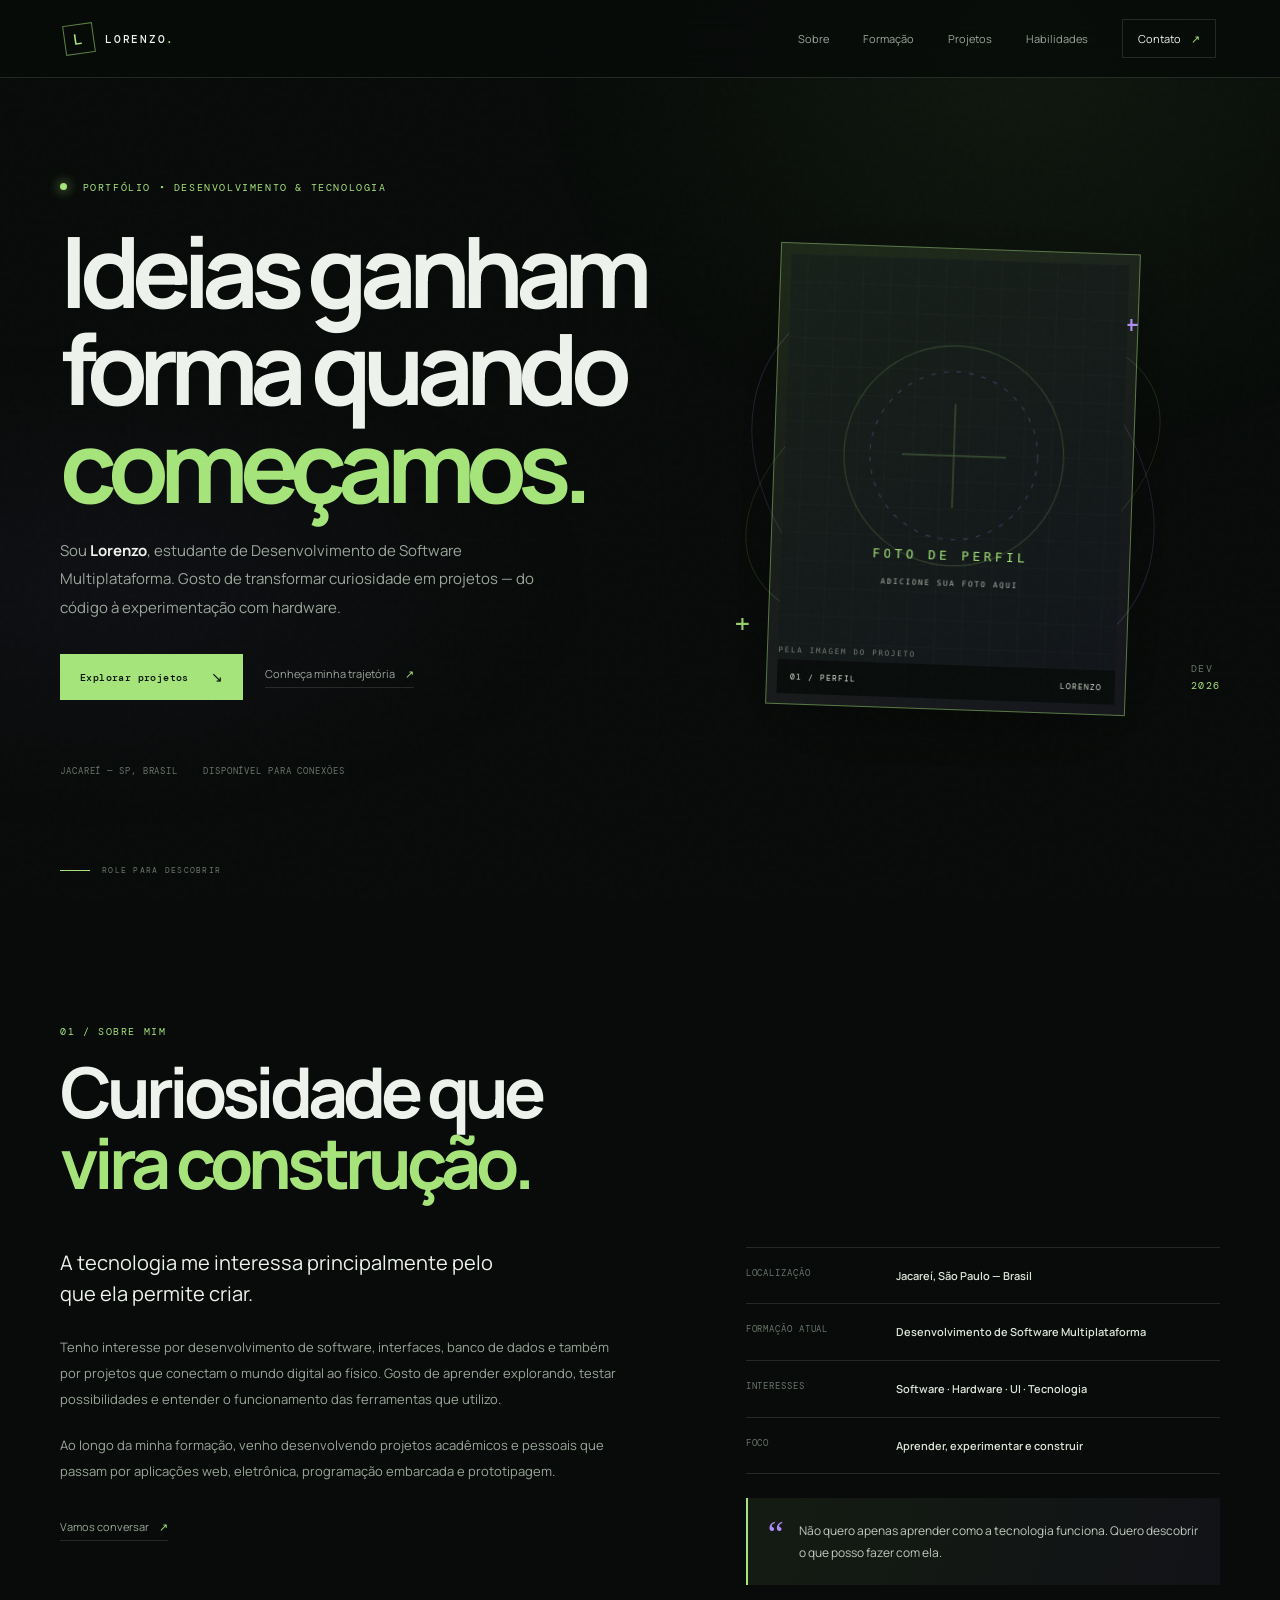
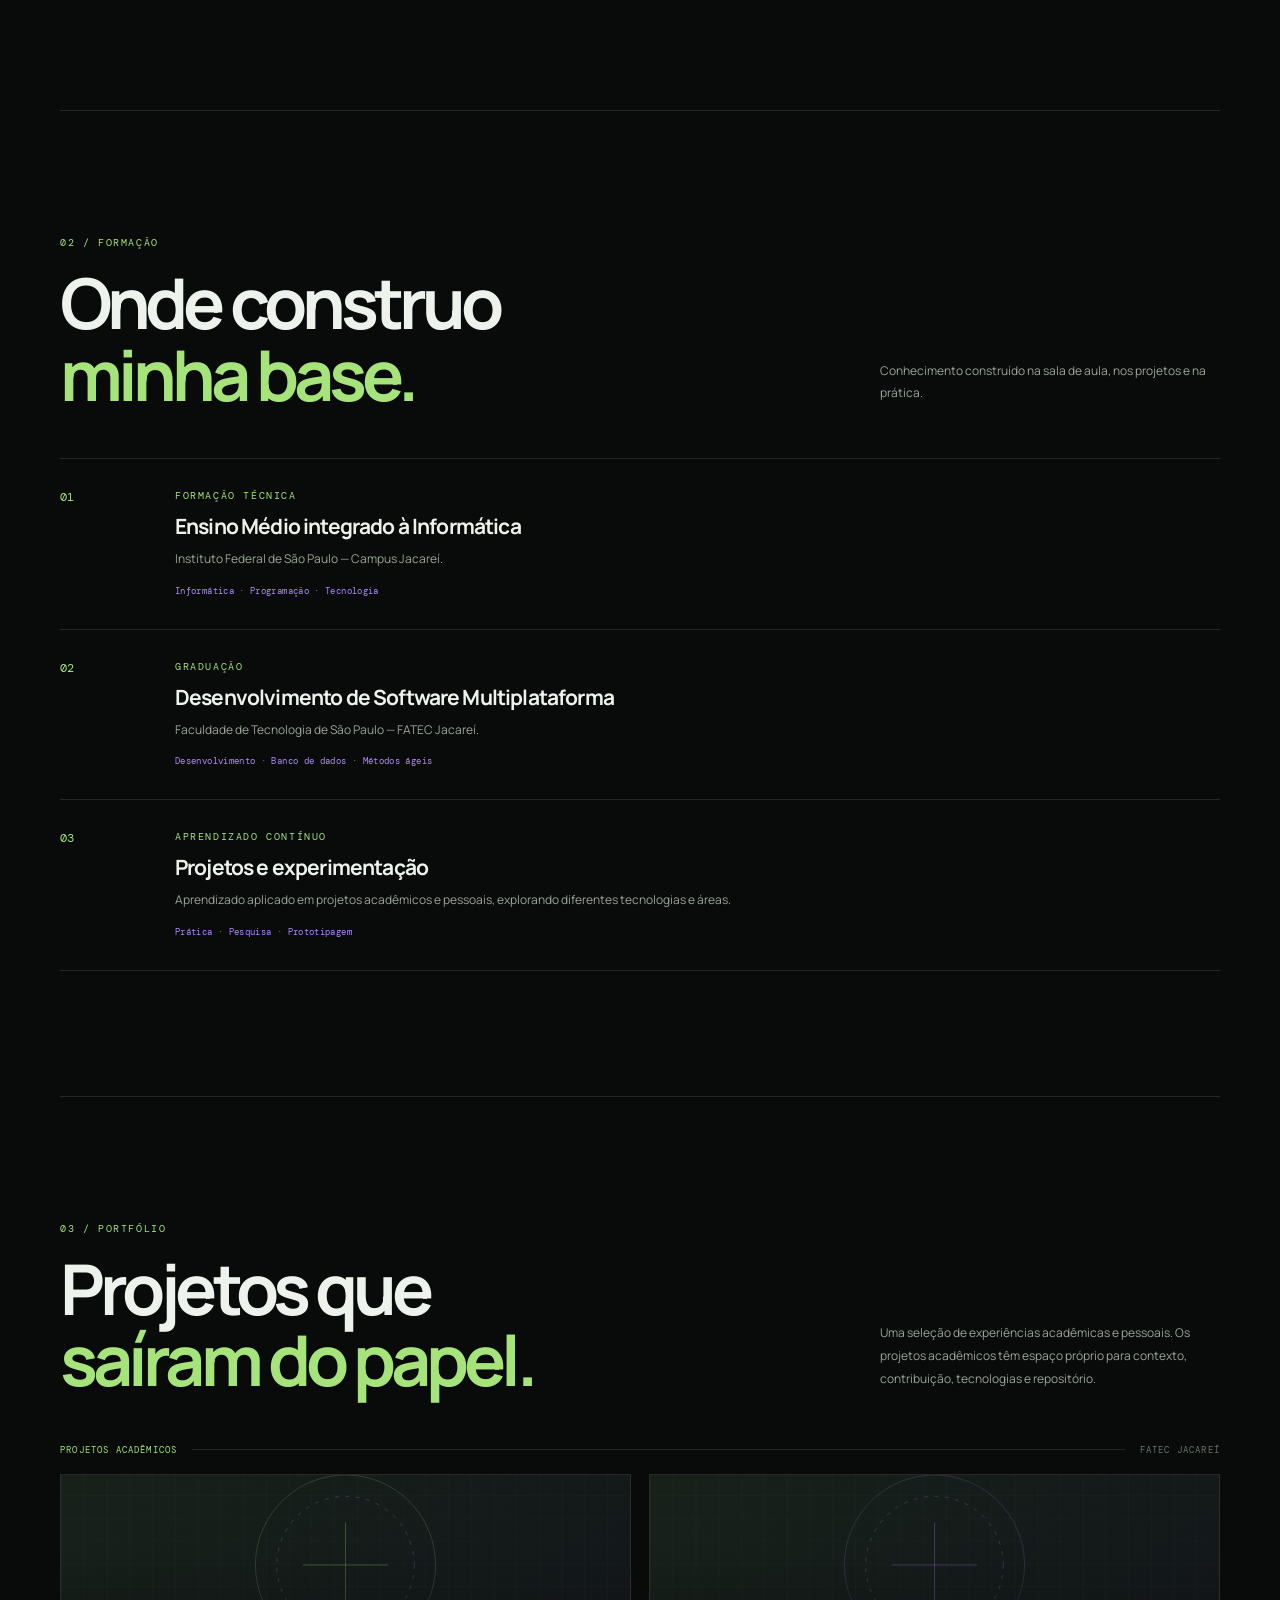
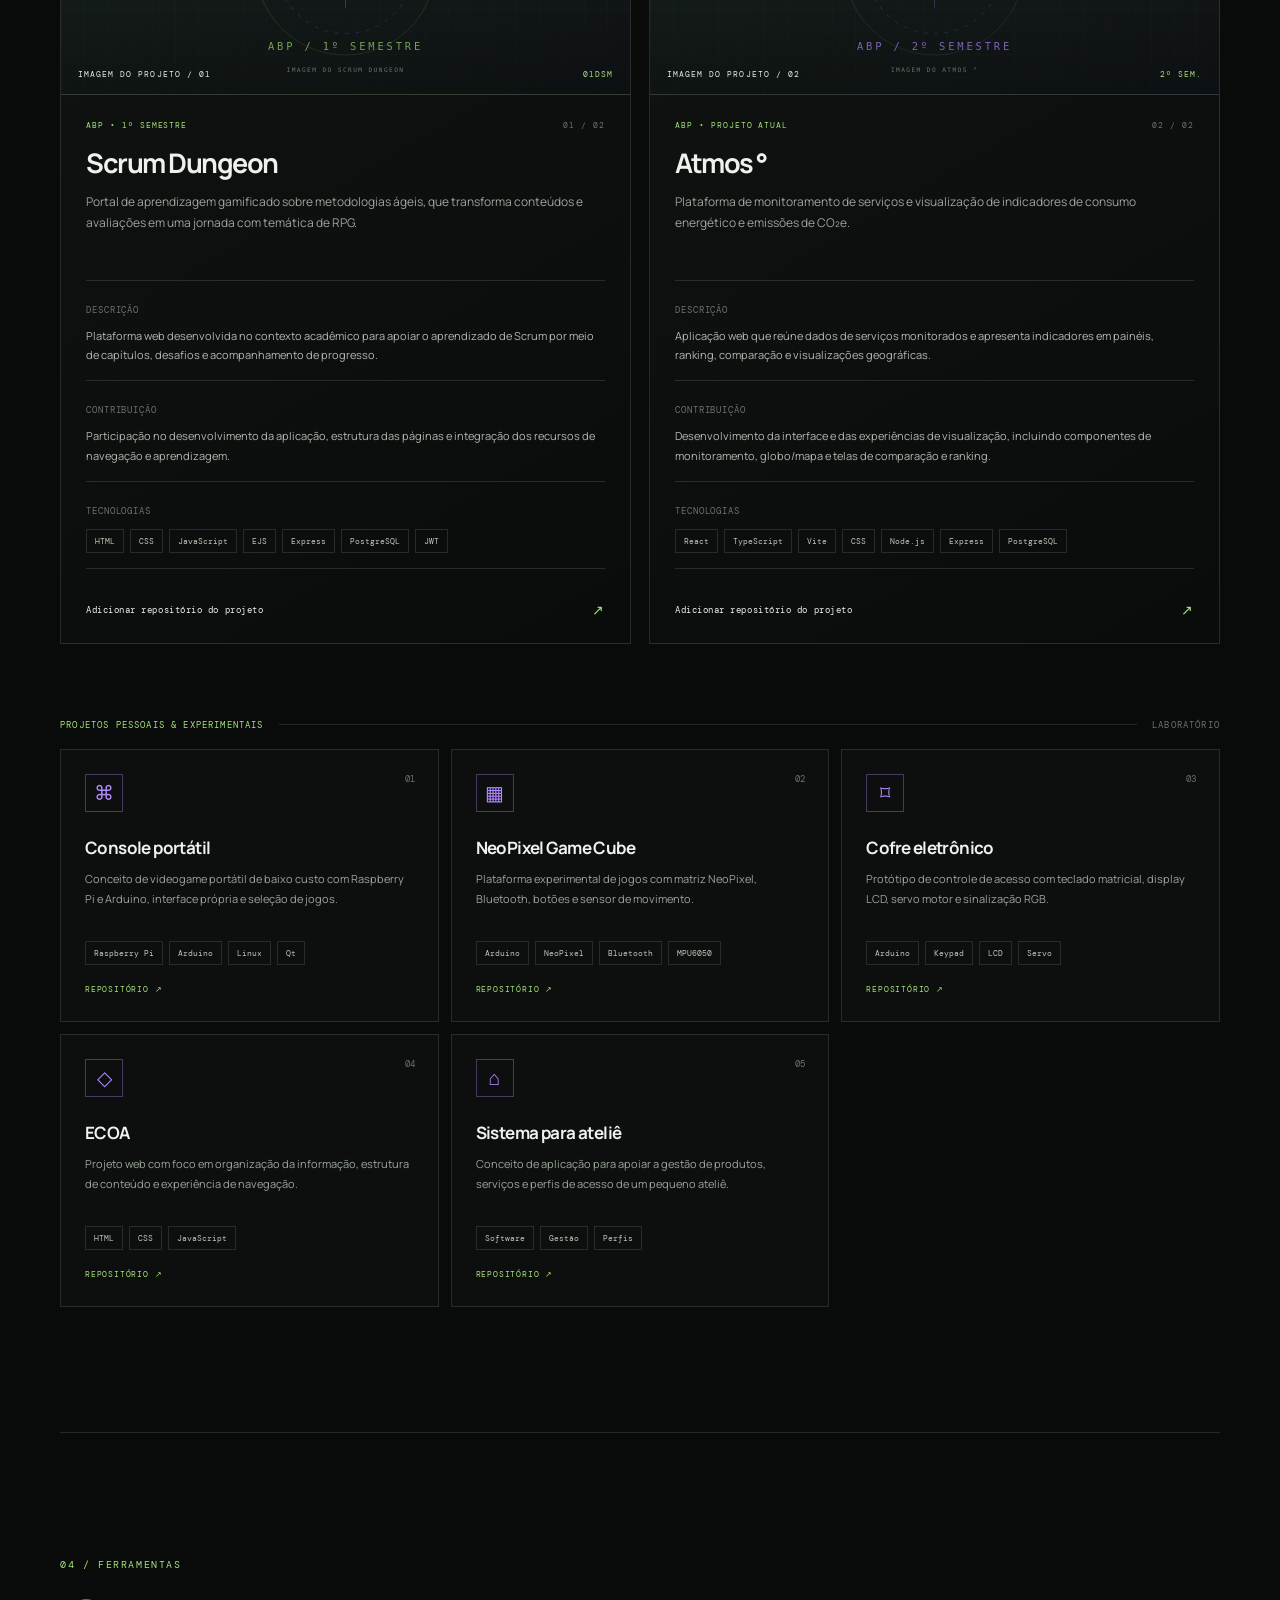
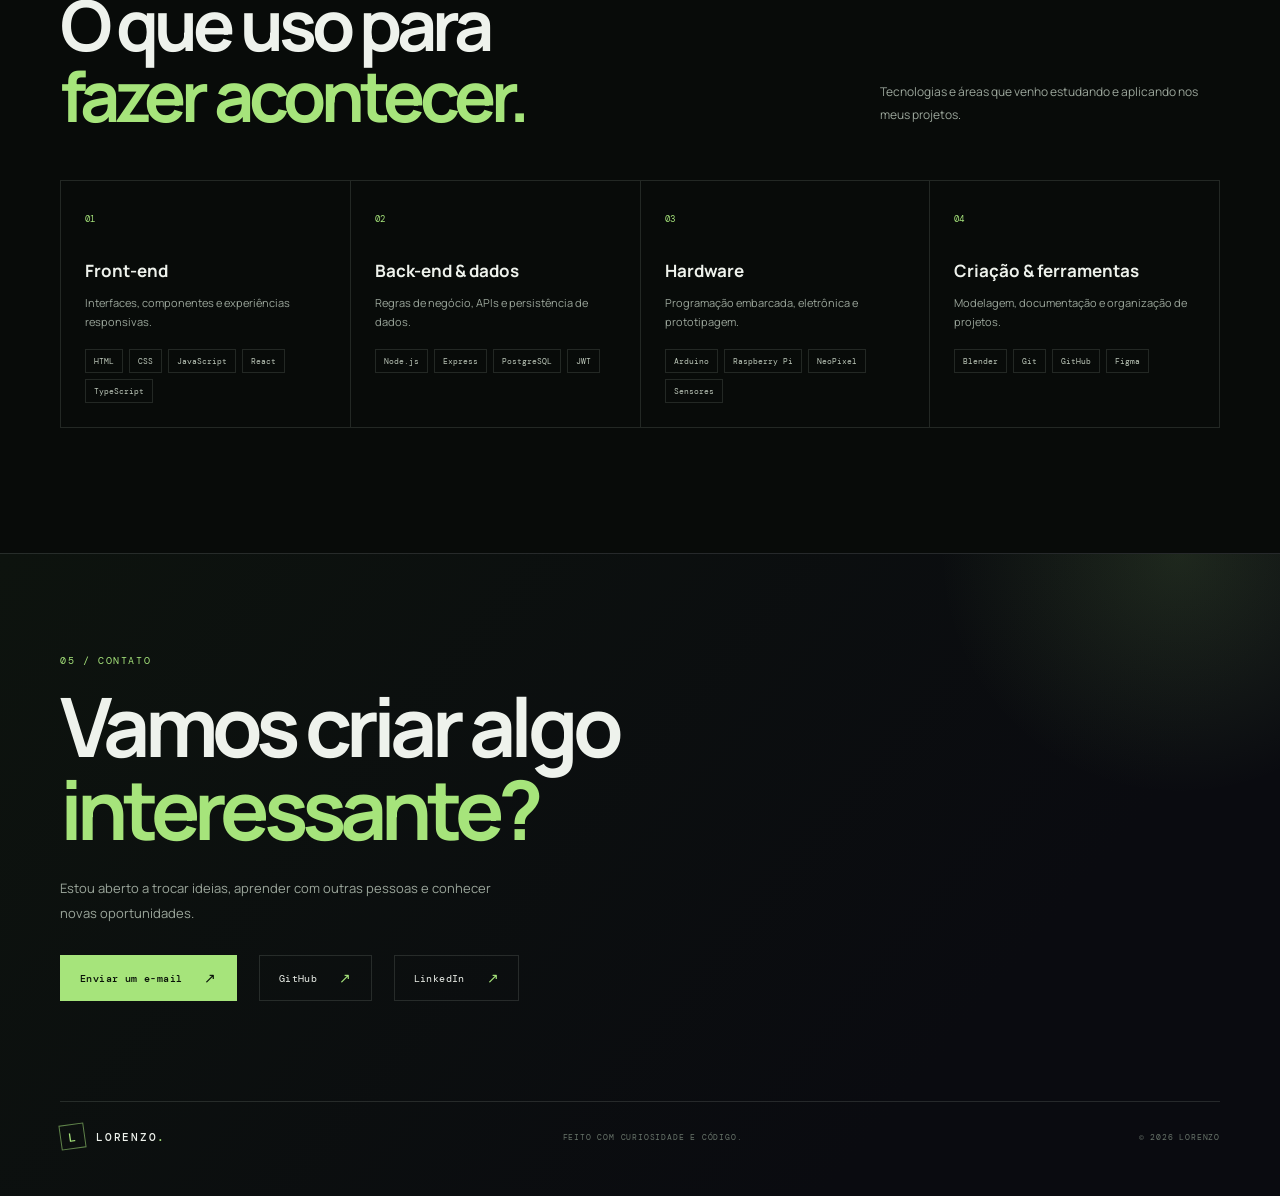
<file: docs/index.html>
<!doctype html>
<html lang="pt-BR">
<head>
  <meta charset="utf-8">
  <meta name="viewport" content="width=device-width, initial-scale=1">
  <meta name="theme-color" content="#080b09">
  <meta name="description" content="Portfólio de Lorenzo — estudante de Desenvolvimento de Software Multiplataforma, desenvolvedor e criador de projetos de software e hardware.">
  <meta property="og:title" content="Lorenzo — Desenvolvedor">
  <meta property="og:description" content="Projetos, experiências e caminhos entre software e hardware.">
  <meta property="og:type" content="website">
  <title>Lorenzo — Desenvolvedor</title>
  <link rel="preconnect" href="https://fonts.googleapis.com">
  <link rel="preconnect" href="https://fonts.gstatic.com" crossorigin>
  <link href="https://fonts.googleapis.com/css2?family=DM+Mono:wght@400;500&family=Manrope:wght@400;500;600;700;800&display=swap" rel="stylesheet">
  <link rel="stylesheet" href="css/style.css">
  <script src="js/script.js" defer></script>
</head>
<body>
  <div class="noise" aria-hidden="true"></div>
  <header class="site-header">
    <a class="brand" href="#inicio" aria-label="Lorenzo, início">
      <span class="brand-mark">L</span><span>LORENZO<span class="brand-dot">.</span></span>
    </a>
    <button class="menu-toggle" type="button" aria-expanded="false" aria-controls="main-nav" aria-label="Abrir menu">
      <span></span><span></span>
    </button>
    <nav class="main-nav" id="main-nav" aria-label="Navegação principal">
      <a href="#sobre">Sobre</a><a href="#formacao">Formação</a><a href="#projetos">Projetos</a><a href="#habilidades">Habilidades</a><a class="nav-contact" href="#contato">Contato <span>↗</span></a>
    </nav>
  </header>

  <main>
    <section class="hero section-shell" id="inicio">
      <div class="hero-grid" aria-hidden="true"></div>
      <div class="hero-content">
        <p class="eyebrow"><span class="status-dot"></span> PORTFÓLIO • DESENVOLVIMENTO & TECNOLOGIA</p>
        <h1>Ideias ganham<br>forma quando<br><em>começamos.</em></h1>
        <p class="hero-lead">Sou <strong>Lorenzo</strong>, estudante de Desenvolvimento de Software Multiplataforma. Gosto de transformar curiosidade em projetos — do código à experimentação com hardware.</p>
        <div class="hero-actions">
          <a class="button button-primary" href="#projetos">Explorar projetos <span>↘</span></a>
          <a class="text-link" href="#sobre">Conheça minha trajetória <span>↗</span></a>
        </div>
        <div class="hero-meta"><span>JACAREÍ — SP, BRASIL</span><span>DISPONÍVEL PARA CONEXÕES</span></div>
      </div>
      <div class="hero-visual">
        <div class="portrait-frame">
          <!-- FOTO DE PERFIL: substitua perfil-placeholder.svg pelo caminho da sua foto -->
          <img src="assets/images/foto-perfil-placeholder.svg" alt="Espaço reservado para foto de Lorenzo" class="portrait-image">
          <div class="portrait-caption"><span>01 / PERFIL</span><span>LORENZO</span></div>
        </div>
        <div class="orbit orbit-one"></div><div class="orbit orbit-two"></div>
        <div class="visual-index">DEV<br><b>2026</b></div>
        <span class="visual-cross cross-a">+</span><span class="visual-cross cross-b">+</span>
      </div>
      <a class="scroll-cue" href="#sobre"><span></span> ROLE PARA DESCOBRIR</a>
    </section>

    <section class="section section-about" id="sobre">
      <div class="section-heading">
        <p class="eyebrow">01 / SOBRE MIM</p>
        <h2>Curiosidade que<br><em>vira construção.</em></h2>
      </div>
      <div class="about-layout">
        <div class="about-copy">
          <p class="lead-copy">A tecnologia me interessa principalmente pelo que ela permite criar.</p>
          <p>Tenho interesse por desenvolvimento de software, interfaces, banco de dados e também por projetos que conectam o mundo digital ao físico. Gosto de aprender explorando, testar possibilidades e entender o funcionamento das ferramentas que utilizo.</p>
          <p>Ao longo da minha formação, venho desenvolvendo projetos acadêmicos e pessoais que passam por aplicações web, eletrônica, programação embarcada e prototipagem.</p>
          <a class="inline-link" href="#contato">Vamos conversar <span>↗</span></a>
        </div>
        <aside class="about-details">
          <div class="detail-row"><span>LOCALIZAÇÃO</span><strong>Jacareí, São Paulo — Brasil</strong></div>
          <div class="detail-row"><span>FORMAÇÃO ATUAL</span><strong>Desenvolvimento de Software Multiplataforma</strong></div>
          <div class="detail-row"><span>INTERESSES</span><strong>Software · Hardware · UI · Tecnologia</strong></div>
          <div class="detail-row"><span>FOCO</span><strong>Aprender, experimentar e construir</strong></div>
          <div class="about-note"><span>“</span><p>Não quero apenas aprender como a tecnologia funciona. Quero descobrir o que posso fazer com ela.</p></div>
        </aside>
      </div>
    </section>

    <section class="section section-formation" id="formacao">
      <div class="section-heading section-heading-row">
        <div><p class="eyebrow">02 / FORMAÇÃO</p><h2>Onde construo<br><em>minha base.</em></h2></div>
        <p class="section-intro">Conhecimento construído na sala de aula, nos projetos e na prática.</p>
      </div>
      <div class="timeline">
        <article class="timeline-item">
          <span class="timeline-number">01</span><div><p class="micro-label">FORMAÇÃO TÉCNICA</p><h3>Ensino Médio integrado à Informática</h3><p>Instituto Federal de São Paulo — Campus Jacareí.</p><span class="timeline-tag">Informática · Programação · Tecnologia</span></div>
        </article>
        <article class="timeline-item">
          <span class="timeline-number">02</span><div><p class="micro-label">GRADUAÇÃO</p><h3>Desenvolvimento de Software Multiplataforma</h3><p>Faculdade de Tecnologia de São Paulo — FATEC Jacareí.</p><span class="timeline-tag">Desenvolvimento · Banco de dados · Métodos ágeis</span></div>
        </article>
        <article class="timeline-item">
          <span class="timeline-number">03</span><div><p class="micro-label">APRENDIZADO CONTÍNUO</p><h3>Projetos e experimentação</h3><p>Aprendizado aplicado em projetos acadêmicos e pessoais, explorando diferentes tecnologias e áreas.</p><span class="timeline-tag">Prática · Pesquisa · Prototipagem</span></div>
        </article>
      </div>
    </section>

    <section class="section section-projects" id="projetos">
      <div class="section-heading section-heading-row">
        <div><p class="eyebrow">03 / PORTFÓLIO</p><h2>Projetos que<br><em>saíram do papel.</em></h2></div>
        <p class="section-intro">Uma seleção de experiências acadêmicas e pessoais. Os projetos acadêmicos têm espaço próprio para contexto, contribuição, tecnologias e repositório.</p>
      </div>

      <div class="project-group-label"><span>PROJETOS ACADÊMICOS</span><i></i><span>FATEC JACAREÍ</span></div>
      <div class="academic-grid">
        <article class="academic-card">
          <div class="project-image image-1">
            <!-- IMAGEM DO PROJETO 1DSM: coloque o arquivo em assets/images e atualize o src -->
            <img src="assets/images/projeto-1dsm-placeholder.svg" alt="Espaço reservado para imagem do projeto acadêmico 1DSM">
            <span class="image-label">IMAGEM DO PROJETO / 01</span>
            <span class="project-year">01DSM</span>
          </div>
          <div class="academic-content">
            <div class="card-topline"><span>ABP • 1º SEMESTRE</span><span>01 / 02</span></div>
            <h3>Scrum Dungeon</h3>
            <p class="project-summary">Portal de aprendizagem gamificado sobre metodologias ágeis, que transforma conteúdos e avaliações em uma jornada com temática de RPG.</p>
            <div class="project-info">
              <div><span>DESCRIÇÃO</span><p>Plataforma web desenvolvida no contexto acadêmico para apoiar o aprendizado de Scrum por meio de capítulos, desafios e acompanhamento de progresso.</p></div>
              <div><span>CONTRIBUIÇÃO</span><p>Participação no desenvolvimento da aplicação, estrutura das páginas e integração dos recursos de navegação e aprendizagem.</p></div>
              <div><span>TECNOLOGIAS</span><div class="tag-list"><i>HTML</i><i>CSS</i><i>JavaScript</i><i>EJS</i><i>Express</i><i>PostgreSQL</i><i>JWT</i></div></div>
            </div>
            <a class="project-link" href="https://github.com/SEU_USUARIO/SCRUM-DUNGEON" target="_blank" rel="noopener noreferrer">Adicionar repositório do projeto <span>↗</span></a>
          </div>
        </article>

        <article class="academic-card academic-card-current">
          <div class="project-image image-2">
            <!-- IMAGEM DO PROJETO 2DSM: coloque o arquivo em assets/images e atualize o src -->
            <img src="assets/images/projeto-2dsm-placeholder.svg" alt="Espaço reservado para imagem do projeto acadêmico do segundo semestre">
            <span class="image-label">IMAGEM DO PROJETO / 02</span>
            <span class="project-year">2º SEM.</span>
          </div>
          <div class="academic-content">
            <div class="card-topline"><span>ABP • PROJETO ATUAL</span><span>02 / 02</span></div>
            <h3>Atmos °</h3>
            <p class="project-summary">Plataforma de monitoramento de serviços e visualização de indicadores de consumo energético e emissões de CO₂e.</p>
            <div class="project-info">
              <div><span>DESCRIÇÃO</span><p>Aplicação web que reúne dados de serviços monitorados e apresenta indicadores em painéis, ranking, comparação e visualizações geográficas.</p></div>
              <div><span>CONTRIBUIÇÃO</span><p>Desenvolvimento da interface e das experiências de visualização, incluindo componentes de monitoramento, globo/mapa e telas de comparação e ranking.</p></div>
              <div><span>TECNOLOGIAS</span><div class="tag-list"><i>React</i><i>TypeScript</i><i>Vite</i><i>CSS</i><i>Node.js</i><i>Express</i><i>PostgreSQL</i></div></div>
            </div>
            <a class="project-link" href="https://github.com/SEU_USUARIO/ATMOS" target="_blank" rel="noopener noreferrer">Adicionar repositório do projeto <span>↗</span></a>
          </div>
        </article>
      </div>

      <div class="project-group-label personal-label"><span>PROJETOS PESSOAIS & EXPERIMENTAIS</span><i></i><span>LABORATÓRIO</span></div>
      <div class="personal-grid">
        <article class="personal-card"><span class="personal-number">01</span><div class="personal-symbol">⌘</div><h3>Console portátil</h3><p>Conceito de videogame portátil de baixo custo com Raspberry Pi e Arduino, interface própria e seleção de jogos.</p><div class="tag-list"><i>Raspberry Pi</i><i>Arduino</i><i>Linux</i><i>Qt</i></div><a href="https://github.com/SEU_USUARIO/CONSOLE-PORTATIL" target="_blank" rel="noopener noreferrer" aria-label="Adicionar repositório do Console portátil">REPOSITÓRIO ↗</a></article>
        <article class="personal-card"><span class="personal-number">02</span><div class="personal-symbol">▦</div><h3>NeoPixel Game Cube</h3><p>Plataforma experimental de jogos com matriz NeoPixel, Bluetooth, botões e sensor de movimento.</p><div class="tag-list"><i>Arduino</i><i>NeoPixel</i><i>Bluetooth</i><i>MPU6050</i></div><a href="https://github.com/SEU_USUARIO/NEOPIXEL-GAME-CUBE" target="_blank" rel="noopener noreferrer" aria-label="Adicionar repositório do NeoPixel Game Cube">REPOSITÓRIO ↗</a></article>
        <article class="personal-card"><span class="personal-number">03</span><div class="personal-symbol">⌑</div><h3>Cofre eletrônico</h3><p>Protótipo de controle de acesso com teclado matricial, display LCD, servo motor e sinalização RGB.</p><div class="tag-list"><i>Arduino</i><i>Keypad</i><i>LCD</i><i>Servo</i></div><a href="https://github.com/SEU_USUARIO/COFRE-ELETRONICO" target="_blank" rel="noopener noreferrer" aria-label="Adicionar repositório do Cofre eletrônico">REPOSITÓRIO ↗</a></article>
        <article class="personal-card"><span class="personal-number">04</span><div class="personal-symbol">◇</div><h3>ECOA</h3><p>Projeto web com foco em organização da informação, estrutura de conteúdo e experiência de navegação.</p><div class="tag-list"><i>HTML</i><i>CSS</i><i>JavaScript</i></div><a href="https://github.com/SEU_USUARIO/ECOA" target="_blank" rel="noopener noreferrer" aria-label="Adicionar repositório do ECOA">REPOSITÓRIO ↗</a></article>
        <article class="personal-card"><span class="personal-number">05</span><div class="personal-symbol">⌂</div><h3>Sistema para ateliê</h3><p>Conceito de aplicação para apoiar a gestão de produtos, serviços e perfis de acesso de um pequeno ateliê.</p><div class="tag-list"><i>Software</i><i>Gestão</i><i>Perfis</i></div><a href="https://github.com/SEU_USUARIO/SISTEMA-ATELIE" target="_blank" rel="noopener noreferrer" aria-label="Adicionar repositório do Sistema para ateliê">REPOSITÓRIO ↗</a></article>
      </div>
    </section>

    <section class="section section-skills" id="habilidades">
      <div class="section-heading section-heading-row">
        <div><p class="eyebrow">04 / FERRAMENTAS</p><h2>O que uso para<br><em>fazer acontecer.</em></h2></div>
        <p class="section-intro">Tecnologias e áreas que venho estudando e aplicando nos meus projetos.</p>
      </div>
      <div class="skills-grid">
        <article><span>01</span><h3>Front-end</h3><p>Interfaces, componentes e experiências responsivas.</p><div class="tag-list"><i>HTML</i><i>CSS</i><i>JavaScript</i><i>React</i><i>TypeScript</i></div></article>
        <article><span>02</span><h3>Back-end & dados</h3><p>Regras de negócio, APIs e persistência de dados.</p><div class="tag-list"><i>Node.js</i><i>Express</i><i>PostgreSQL</i><i>JWT</i></div></article>
        <article><span>03</span><h3>Hardware</h3><p>Programação embarcada, eletrônica e prototipagem.</p><div class="tag-list"><i>Arduino</i><i>Raspberry Pi</i><i>NeoPixel</i><i>Sensores</i></div></article>
        <article><span>04</span><h3>Criação & ferramentas</h3><p>Modelagem, documentação e organização de projetos.</p><div class="tag-list"><i>Blender</i><i>Git</i><i>GitHub</i><i>Figma</i></div></article>
      </div>
    </section>

    <section class="contact-section" id="contato">
      <div class="contact-glow"></div>
      <div class="contact-inner">
        <p class="eyebrow">05 / CONTATO</p>
        <h2>Vamos criar algo<br><em>interessante?</em></h2>
        <p>Estou aberto a trocar ideias, aprender com outras pessoas e conhecer novas oportunidades.</p>
        <div class="contact-actions">
          <!-- SUBSTITUA os links abaixo pelos seus perfis reais -->
          <a class="button button-primary" href="mailto:SEU_EMAIL_AQUI">Enviar um e-mail <span>↗</span></a>
          <a class="button button-outline" href="https://github.com/SEU_USUARIO" target="_blank" rel="noopener noreferrer">GitHub <span>↗</span></a>
          <a class="button button-outline" href="https://www.linkedin.com/in/SEU_USUARIO/" target="_blank" rel="noopener noreferrer">LinkedIn <span>↗</span></a>
        </div>
      </div>
      <footer class="site-footer"><a class="brand" href="#inicio"><span class="brand-mark">L</span><span>LORENZO<span class="brand-dot">.</span></span></a><span>FEITO COM CURIOSIDADE E CÓDIGO.</span><span>© <span id="current-year">2026</span> LORENZO</span></footer>
    </section>
  </main>
</body>
</html>
</file>
<file: docs/css/style.css>
/* =========================================================
   LORENZO — PORTFÓLIO
   Visual: grafite, verde e detalhes violetas
========================================================= */
:root {
  color-scheme: dark;
  --bg: #080b09;
  --surface: #101511;
  --surface-2: #151c16;
  --text: #eef2ec;
  --muted: #9ba69b;
  --subtle: #69756b;
  --line: rgba(222, 238, 222, .13);
  --green: #a6e47b;
  --green-strong: #83c95b;
  --purple: #b18aff;
  --mono: "DM Mono", monospace;
  --sans: "Manrope", sans-serif;
  --content: 1160px;
  --ease: cubic-bezier(.2,.75,.25,1);
}
* { box-sizing: border-box; }
html { scroll-behavior: smooth; scroll-padding-top: 92px; }
body { margin: 0; background: var(--bg); color: var(--text); font-family: var(--sans); -webkit-font-smoothing: antialiased; }
body::before { content:""; position:fixed; inset:0; pointer-events:none; z-index:-1; background:radial-gradient(ellipse at 80% 8%,rgba(119,177,91,.08),transparent 34%),radial-gradient(ellipse at 8% 65%,rgba(145,103,211,.06),transparent 30%); }
a { color:inherit; text-decoration:none; }
button { font:inherit; }
::selection { background:var(--green); color:#071007; }
.noise { position:fixed; inset:0; z-index:20; pointer-events:none; opacity:.025; background-image:url("data:image/svg+xml,%3Csvg viewBox='0 0 180 180' xmlns='http://www.w3.org/2000/svg'%3E%3Cfilter id='n'%3E%3CfeTurbulence type='fractalNoise' baseFrequency='.9' numOctaves='3' stitchTiles='stitch'/%3E%3C/filter%3E%3Crect width='100%25' height='100%25' filter='url(%23n)' opacity='.6'/%3E%3C/svg%3E"); }
.site-header { height:78px; position:sticky; top:0; z-index:30; display:flex; align-items:center; justify-content:space-between; padding:0 max(5vw,24px); background:rgba(8,11,9,.82); border-bottom:1px solid var(--line); backdrop-filter:blur(18px); }
.brand { display:inline-flex; align-items:center; gap:11px; font:500 11px var(--mono); letter-spacing:.16em; }
.brand-mark { width:30px; height:30px; display:grid; place-items:center; border:1px solid rgba(166,228,123,.55); color:var(--green); font:500 15px var(--mono); transform:rotate(-8deg); }
.brand-dot { color:var(--green); }
.main-nav { display:flex; align-items:center; gap:34px; }
.main-nav a { color:var(--muted); font-size:11px; transition:color .25s; }
.main-nav a:hover,.main-nav a:focus-visible { color:var(--green); }
.main-nav .nav-contact { color:var(--text); border:1px solid var(--line); padding:11px 15px; }
.nav-contact span { color:var(--green); margin-left:8px; }
.menu-toggle { display:none; }
.section-shell,.section,.contact-inner,.site-footer { width:min(var(--content), calc(100% - 64px)); margin-inline:auto; }
.hero { min-height:calc(100svh - 78px); position:relative; display:grid; grid-template-columns:1.08fr .92fr; align-items:center; padding-top:70px; padding-bottom:90px; }
.hero-grid { position:absolute; inset:0 -5vw; pointer-events:none; opacity:.28; background-image:linear-gradient(rgba(255,255,255,.035) 1px,transparent 1px),linear-gradient(90deg,rgba(255,255,255,.035) 1px,transparent 1px); background-size:66px 66px; mask-image:linear-gradient(to bottom,transparent,black 18%,black 78%,transparent); }
.hero-content { position:relative; z-index:2; padding:30px 0; }
.eyebrow,.micro-label { margin:0; color:var(--green); font:10px var(--mono); letter-spacing:.16em; text-transform:uppercase; }
.status-dot { display:inline-block; width:7px; height:7px; margin:0 8px 1px 0; border-radius:50%; background:var(--green); box-shadow:0 0 12px var(--green); }
.hero h1 { margin:28px 0 22px; font-size:clamp(58px,7.7vw,104px); line-height:.99; letter-spacing:-.085em; font-weight:700; }
h1 em,h2 em { color:var(--green); font-style:normal; }
.hero-lead { max-width:510px; color:var(--muted); font-size:15px; line-height:1.9; }
.hero-lead strong { color:var(--text); font-weight:700; }
.hero-actions,.contact-actions { display:flex; align-items:center; flex-wrap:wrap; gap:22px; margin-top:32px; }
.button { min-height:46px; display:inline-flex; align-items:center; justify-content:center; gap:22px; padding:0 19px; border:1px solid var(--line); font:10px var(--mono); letter-spacing:.04em; transition:transform .25s var(--ease),border-color .25s,background .25s; }
.button:hover { transform:translateY(-3px); border-color:var(--green); }
.button span { color:var(--green); font-size:14px; }
.button-primary { color:#081007; background:var(--green); border-color:var(--green); font-weight:500; }
.button-primary span { color:#081007; }
.button-primary:hover { background:#b9f397; }
.button-outline { color:var(--text); }
.text-link,.inline-link { color:var(--muted); font-size:11px; border-bottom:1px solid var(--line); padding-bottom:6px; transition:color .2s,border-color .2s; }
.text-link span,.inline-link span { color:var(--green); margin-left:8px; }
.text-link:hover,.inline-link:hover { color:var(--green); border-color:var(--green); }
.hero-meta { display:flex; flex-wrap:wrap; gap:25px; margin-top:65px; color:var(--subtle); font:9px var(--mono); letter-spacing:.1em; }
.hero-visual { position:relative; min-height:510px; display:grid; place-items:center; }
.portrait-frame { position:relative; z-index:2; width:min(360px,72%); aspect-ratio: .78; padding:10px; border:1px solid rgba(166,228,123,.45); background:linear-gradient(145deg,rgba(166,228,123,.12),rgba(177,138,255,.08)); box-shadow:0 25px 90px rgba(0,0,0,.35); transform:rotate(2deg); }
.portrait-image { width:100%; height:100%; display:block; object-fit:cover; background:#151c16; }
.portrait-caption { position:absolute; left:10px; right:10px; bottom:10px; display:flex; justify-content:space-between; padding:12px 13px; background:rgba(8,11,9,.82); color:#d5dfd2; font:8px var(--mono); letter-spacing:.12em; }
.orbit { position:absolute; width:440px; max-width:95%; aspect-ratio:1; border:1px solid rgba(166,228,123,.16); border-radius:50%; }
.orbit-one { transform:rotate(-24deg) scaleY(.58); }
.orbit-two { transform:rotate(38deg) scaleY(.76); border-color:rgba(177,138,255,.2); }
.visual-index { position:absolute; right:0; bottom:40px; color:var(--subtle); font:10px/1.7 var(--mono); letter-spacing:.12em; }
.visual-index b { color:var(--green); font-weight:400; }
.visual-cross { position:absolute; color:var(--purple); font:28px var(--mono); }
.cross-a { top:16%; right:15%; }.cross-b { bottom:18%; left:9%; color:var(--green); }
.scroll-cue { position:absolute; bottom:25px; left:0; display:flex; align-items:center; gap:12px; color:var(--subtle); font:8px var(--mono); letter-spacing:.16em; }
.scroll-cue span { display:block; width:30px; height:1px; background:var(--green); }
.section { padding-top:125px; padding-bottom:125px; }
.section-heading { margin-bottom:48px; }
.section-heading h2,.contact-inner h2 { margin:18px 0 0; font-size:clamp(42px,5.6vw,70px); line-height:1.02; letter-spacing:-.07em; }
.about-layout { display:grid; grid-template-columns:1fr .85fr; gap:11%; }
.about-copy { max-width:590px; }
.about-copy p { color:var(--muted); font-size:13px; line-height:2; margin:0 0 20px; }
.about-copy .lead-copy { color:var(--text); font-size:20px; line-height:1.55; max-width:460px; margin-bottom:25px; }
.inline-link { display:inline-block; margin-top:15px; }
.about-details { border-top:1px solid var(--line); }
.detail-row { display:grid; grid-template-columns:130px 1fr; gap:20px; padding:19px 0; border-bottom:1px solid var(--line); }
.detail-row span,.project-info>div>span { color:var(--subtle); font:9px var(--mono); letter-spacing:.1em; }
.detail-row strong { color:#dce4da; font-size:11px; font-weight:600; line-height:1.6; }
.about-note { display:flex; gap:15px; padding:22px 20px; margin-top:24px; background:linear-gradient(110deg,rgba(166,228,123,.08),rgba(177,138,255,.06)); border-left:2px solid var(--green); }
.about-note>span { color:var(--purple); font:36px Georgia; line-height:.8; }
.about-note p { margin:0; color:#c1cbbf; font-size:12px; line-height:1.8; }
.section-heading-row { display:flex; align-items:end; justify-content:space-between; gap:40px; }
.section-intro { max-width:340px; color:var(--muted); font-size:12px; line-height:1.9; margin:0 0 5px; }
.section-formation { border-top:1px solid var(--line); }
.timeline { border-top:1px solid var(--line); }
.timeline-item { display:grid; grid-template-columns:90px 1fr; gap:25px; padding:30px 0; border-bottom:1px solid var(--line); }
.timeline-number { color:var(--green); font:12px var(--mono); }
.timeline-item h3 { margin:10px 0 8px; font-size:21px; letter-spacing:-.04em; }
.timeline-item p:not(.micro-label) { margin:0; color:var(--muted); font-size:12px; line-height:1.8; }
.timeline-tag { display:inline-block; margin-top:15px; color:var(--purple); font:9px var(--mono); letter-spacing:.04em; }
.section-projects { border-top:1px solid var(--line); }
.project-group-label { display:flex; align-items:center; gap:15px; margin:0 0 18px; color:var(--green); font:9px var(--mono); letter-spacing:.13em; }
.project-group-label i { flex:1; height:1px; background:var(--line); }
.project-group-label span:last-child { color:var(--subtle); }
.academic-grid { display:grid; grid-template-columns:1fr 1fr; gap:18px; align-items:start; }
.academic-card { min-width:0; border:1px solid var(--line); background:linear-gradient(150deg,rgba(255,255,255,.035),rgba(255,255,255,.008)); transition:border-color .3s,transform .3s; }
.academic-card:hover { border-color:rgba(166,228,123,.45); transform:translateY(-4px); }
.project-image { position:relative; height:220px; overflow:hidden; background:#141c15; border-bottom:1px solid var(--line); }
.project-image::after { content:""; position:absolute; inset:0; background:linear-gradient(0deg,rgba(8,11,9,.48),transparent 65%); pointer-events:none; }
.project-image img { width:100%; height:100%; object-fit:cover; display:block; }
.image-label,.project-year { position:absolute; z-index:1; bottom:15px; color:#e6eee2; font:8px var(--mono); letter-spacing:.13em; }
.image-label { left:17px; }.project-year { right:17px; color:var(--green); }
.image-1 { background:#1b241a; }.image-2 { background:#171b22; }
.academic-content { padding:25px 25px 22px; }
.card-topline { display:flex; justify-content:space-between; gap:10px; color:var(--green); font:8px var(--mono); letter-spacing:.12em; }
.card-topline span:last-child { color:var(--subtle); }
.academic-content h3 { margin:14px 0 10px; font-size:27px; letter-spacing:-.055em; }
.project-summary { min-height:65px; margin:0 0 24px; color:var(--muted); font-size:12px; line-height:1.8; }
.project-info { border-top:1px solid var(--line); }
.project-info>div { padding:15px 0; border-bottom:1px solid var(--line); }
.project-info p { margin:8px 0 0; color:#b0bbb0; font-size:11px; line-height:1.8; }
.tag-list { display:flex; flex-wrap:wrap; gap:6px; margin-top:10px; }
.tag-list i { padding:6px 8px; border:1px solid var(--line); color:#bdc8ba; font:8px var(--mono); font-style:normal; }
.project-link { display:flex; align-items:center; justify-content:space-between; gap:15px; margin-top:20px; padding:12px 0 2px; color:var(--text); font:9px var(--mono); letter-spacing:.06em; }
.project-link span { color:var(--green); font-size:14px; }
.project-link:hover { color:var(--green); }
.personal-label { margin-top:75px; }
.personal-grid { display:grid; grid-template-columns:repeat(3,1fr); gap:12px; }
.personal-card { position:relative; min-height:270px; padding:24px; border:1px solid var(--line); background:rgba(255,255,255,.018); transition:background .25s,border-color .25s,transform .25s; }
.personal-card:hover { background:rgba(166,228,123,.045); border-color:rgba(166,228,123,.38); transform:translateY(-4px); }
.personal-number { position:absolute; top:23px; right:23px; color:var(--subtle); font:9px var(--mono); }
.personal-symbol { width:38px; height:38px; display:grid; place-items:center; margin-bottom:24px; border:1px solid rgba(177,138,255,.35); color:var(--purple); font-size:20px; }
.personal-card h3 { margin:0 0 10px; font-size:17px; letter-spacing:-.035em; }
.personal-card p { min-height:62px; margin:0; color:var(--muted); font-size:11px; line-height:1.8; }
.personal-card>a { display:inline-block; margin-top:19px; color:var(--green); font:8px var(--mono); letter-spacing:.1em; }
.section-skills { border-top:1px solid var(--line); }
.skills-grid { display:grid; grid-template-columns:repeat(4,1fr); border-top:1px solid var(--line); border-left:1px solid var(--line); }
.skills-grid article { min-height:245px; padding:24px; border-right:1px solid var(--line); border-bottom:1px solid var(--line); transition:background .25s; }
.skills-grid article:hover { background:rgba(166,228,123,.04); }
.skills-grid article>span { color:var(--green); font:9px var(--mono); }
.skills-grid h3 { margin:32px 0 10px; font-size:17px; }
.skills-grid p { min-height:45px; color:var(--muted); font-size:11px; line-height:1.8; }
.contact-section { position:relative; overflow:hidden; padding:100px 0 25px; border-top:1px solid var(--line); background:linear-gradient(130deg,#0d130e,#0a0b10 75%); }
.contact-glow { position:absolute; width:500px; height:500px; right:-150px; top:-250px; border-radius:50%; background:radial-gradient(circle,rgba(166,228,123,.13),transparent 68%); pointer-events:none; }
.contact-inner { position:relative; z-index:1; }
.contact-inner h2 { font-size:clamp(48px,6.5vw,82px); }
.contact-inner>p:not(.eyebrow) { max-width:470px; color:var(--muted); font-size:13px; line-height:1.9; margin-top:24px; }
.contact-actions { margin-top:30px; }
.site-footer { position:relative; z-index:1; display:flex; justify-content:space-between; align-items:center; gap:20px; margin-top:100px; padding:22px 0; border-top:1px solid var(--line); color:var(--subtle); font:8px var(--mono); letter-spacing:.1em; }
.site-footer .brand { color:var(--text); }
.site-footer .brand-mark { width:25px; height:25px; font-size:12px; }
.reveal { opacity:0; transform:translateY(22px); transition:opacity .7s var(--ease),transform .7s var(--ease); }
.reveal.is-visible { opacity:1; transform:translateY(0); }
:focus-visible { outline:2px solid var(--green); outline-offset:4px; }
@media (max-width:900px) {
  .main-nav { gap:19px; }.hero { grid-template-columns:1fr .8fr; }.hero-visual { min-height:430px; }
  .about-layout { gap:6%; }.academic-grid { gap:12px; }.academic-content { padding:20px; }.project-image { height:185px; }
  .personal-grid { grid-template-columns:repeat(2,1fr); }.skills-grid { grid-template-columns:repeat(2,1fr); }
}
@media (max-width:680px) {
  html { scroll-padding-top:74px; }
  .site-header { height:68px; padding:0 21px; }.menu-toggle { display:flex; width:42px; height:42px; flex-direction:column; justify-content:center; align-items:center; gap:6px; border:1px solid var(--line); background:transparent; cursor:pointer; }
  .menu-toggle span { width:17px; height:1px; background:var(--text); transition:transform .2s; }
  .menu-toggle[aria-expanded="true"] span:first-child { transform:translateY(3.5px) rotate(45deg); }.menu-toggle[aria-expanded="true"] span:last-child { transform:translateY(-3.5px) rotate(-45deg); }
  .main-nav { position:absolute; top:67px; left:0; right:0; display:flex; flex-direction:column; align-items:stretch; gap:0; padding:8px 22px 20px; background:rgba(8,11,9,.97); border-bottom:1px solid var(--line); opacity:0; visibility:hidden; transform:translateY(-8px); transition:.2s; }
  .main-nav.is-open { opacity:1; visibility:visible; transform:none; }.main-nav a { padding:14px 0; border-bottom:1px solid var(--line); }.main-nav .nav-contact { padding:14px 0; border:0; }
  .section-shell,.section,.contact-inner,.site-footer { width:calc(100% - 42px); }
  .hero { min-height:auto; grid-template-columns:1fr; padding-top:78px; padding-bottom:90px; }.hero h1 { font-size:clamp(58px,15vw,88px); }.hero-lead { font-size:13px; }.hero-visual { min-height:390px; margin-top:35px; }.portrait-frame { width:min(280px,68%); }.hero-meta { margin-top:42px; gap:12px; font-size:8px; }.scroll-cue { bottom:28px; }
  .section { padding-top:86px; padding-bottom:86px; }.section-heading { margin-bottom:32px; }.section-heading h2 { font-size:clamp(40px,11vw,58px); }.section-heading-row { display:block; }.section-intro { margin-top:20px; }
  .about-layout { grid-template-columns:1fr; gap:38px; }.about-copy .lead-copy { font-size:18px; }.detail-row { grid-template-columns:105px 1fr; gap:12px; }
  .timeline-item { grid-template-columns:38px 1fr; gap:12px; padding:25px 0; }.timeline-item h3 { font-size:18px; }
  .academic-grid { grid-template-columns:1fr; gap:18px; }.project-image { height:210px; }.academic-content { padding:21px; }.project-summary { min-height:0; }
  .personal-label { margin-top:55px; }.personal-grid { grid-template-columns:1fr; }.personal-card { min-height:230px; }.personal-card p { min-height:0; }
  .skills-grid { grid-template-columns:1fr 1fr; }.skills-grid article { min-height:225px; padding:17px; }.skills-grid h3 { margin-top:25px; font-size:15px; }.skills-grid p { min-height:65px; }
  .contact-section { padding-top:80px; }.contact-inner h2 { font-size:clamp(47px,12vw,68px); }.contact-actions { align-items:stretch; gap:10px; }.contact-actions .button { flex:1; min-width:calc(50% - 10px); }.contact-actions .button:first-child { flex-basis:100%; }
  .site-footer { flex-wrap:wrap; margin-top:70px; }.site-footer>span:nth-child(2) { order:3; width:100%; }
}
@media (max-width:390px) {
  .hero-actions { align-items:flex-start; flex-direction:column; gap:17px; }.hero-visual { min-height:330px; }.skills-grid { grid-template-columns:1fr; }.skills-grid article { min-height:0; }.skills-grid p { min-height:0; }
  .detail-row { grid-template-columns:1fr; gap:7px; }.contact-actions .button { min-width:100%; }
}
@media (prefers-reduced-motion:reduce) {
  *,*::before,*::after { scroll-behavior:auto !important; animation-duration:.01ms !important; animation-iteration-count:1 !important; transition-duration:.01ms !important; }
  .reveal { opacity:1; transform:none; }
}
</file>
